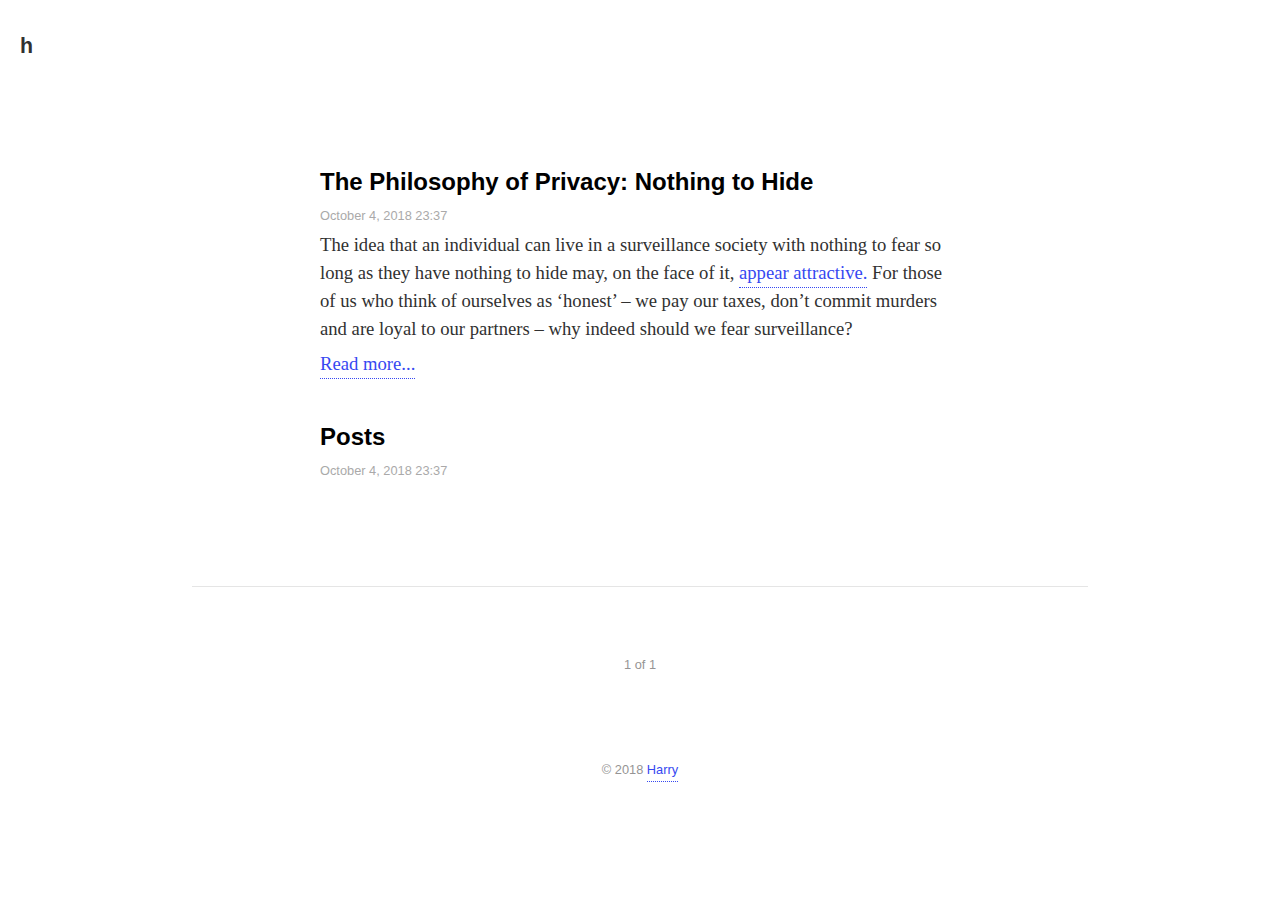
<file: index.html>
<!DOCTYPE html>
<html lang="en-us">
<head>
	<meta charset="UTF-8">
	<meta name="viewport" content="width=device-width, initial-scale=1.0">
	<meta http-equiv="X-UA-Compatible" content="IE=edge">
	<title>h</title>
	
	
	<link rel="stylesheet" href="https://harrisonturton.github.io/css/style.css">
	<link href="https://harrisonturton.github.io/index.xml" rel="feed" type="application/rss+xml" title="h">
	<meta name="generator" content="Hugo 0.48" />
</head>
<body>
	<header>
		<a class="home-link" href="https://harrisonturton.github.io/">h</a>
		<nav>
			<ul>
				
			</ul>
		</nav>
	</header>

<main class="list">
		
		
			<article>
	<a href="https://harrisonturton.github.io/post/nothing-to-hide/">
		<h2><a href="https://harrisonturton.github.io/post/nothing-to-hide/">The Philosophy of Privacy: Nothing to Hide</a></h2>
		<time>October 4, 2018 23:37</time>
		
		<div class="summary">
			<p>The idea that an individual can live in a surveillance society with nothing to
fear so long as they have nothing to hide may, on the face of it, <a href="www.google.com">appear
attractive.</a> For those of us who think of ourselves as ‘honest’ – we pay our
taxes, don’t commit murders and are loyal to our partners – why indeed should
we fear surveillance?</p>
			
				<a href="https://harrisonturton.github.io/post/nothing-to-hide/">Read more...</a>
			
		</div>
	</a>
</article>

		
			<article>
	<a href="https://harrisonturton.github.io/post/">
		<h2><a href="https://harrisonturton.github.io/post/">Posts</a></h2>
		<time>October 4, 2018 23:37</time>
		
		<div class="summary">
			
			
		</div>
	</a>
</article>

		
		<div class="divider"></div>
		<div>

<span class="page-label">1 of 1</span>

</div>

	</main>
	<footer>
		<p>&copy; 2018 <a href="https://harrisonturton.github.io/">Harry</a></p>
	</footer>
</body>
</html>
</file>
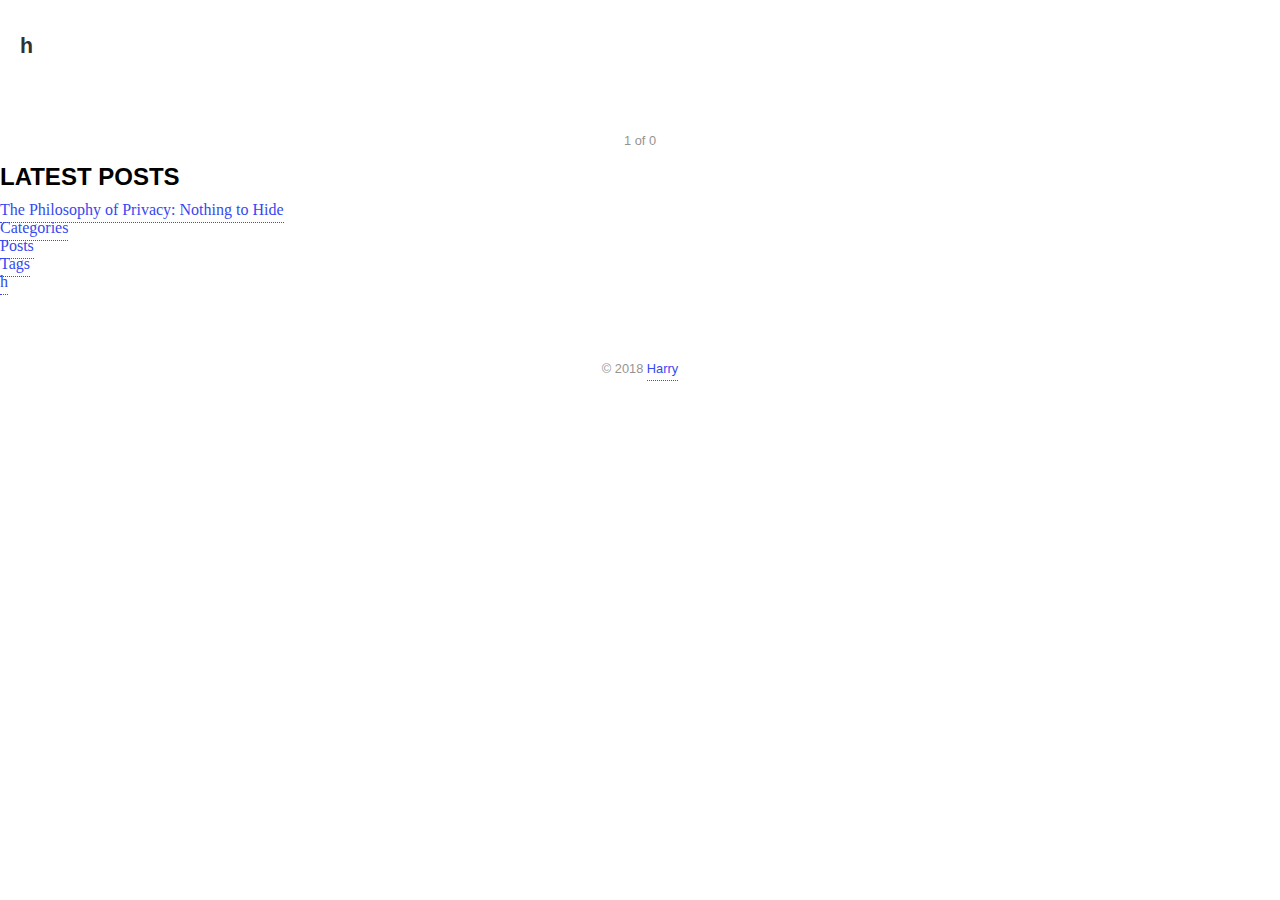
<file: categories/index.html>
<!DOCTYPE html>
<html lang="en-us">
<head>
	<meta charset="UTF-8">
	<meta name="viewport" content="width=device-width, initial-scale=1.0">
	<meta http-equiv="X-UA-Compatible" content="IE=edge">
	<title>Categories</title>
	
	
	<link rel="stylesheet" href="https://harrisonturton.github.io/css/style.css">
	<link href="https://harrisonturton.github.io/categories/index.xml" rel="feed" type="application/rss+xml" title="h">
	<meta name="generator" content="Hugo 0.48" />
</head>
<body>
	<header>
		<a class="home-link" href="https://harrisonturton.github.io/">h</a>
		<nav>
			<ul>
				
			</ul>
		</nav>
	</header>

	<main>
		
		
		<div>

<span class="page-label">1 of 0</span>

</div>

	</main>
	<aside>
		<div>
			<div>
				<h3>LATEST POSTS</h3>
			</div>
			<div>
				<ul>
					
					<li><a href="https://harrisonturton.github.io/post/nothing-to-hide/">The Philosophy of Privacy: Nothing to Hide</a></li>
					
					<li><a href="https://harrisonturton.github.io/categories/">Categories</a></li>
					
					<li><a href="https://harrisonturton.github.io/post/">Posts</a></li>
					
					<li><a href="https://harrisonturton.github.io/tags/">Tags</a></li>
					
					<li><a href="https://harrisonturton.github.io/">h</a></li>
					
				</ul>
			</div>
		</div>
	</aside>

	<footer>
		<p>&copy; 2018 <a href="https://harrisonturton.github.io/">Harry</a></p>
	</footer>
</body>
</html>
</file>
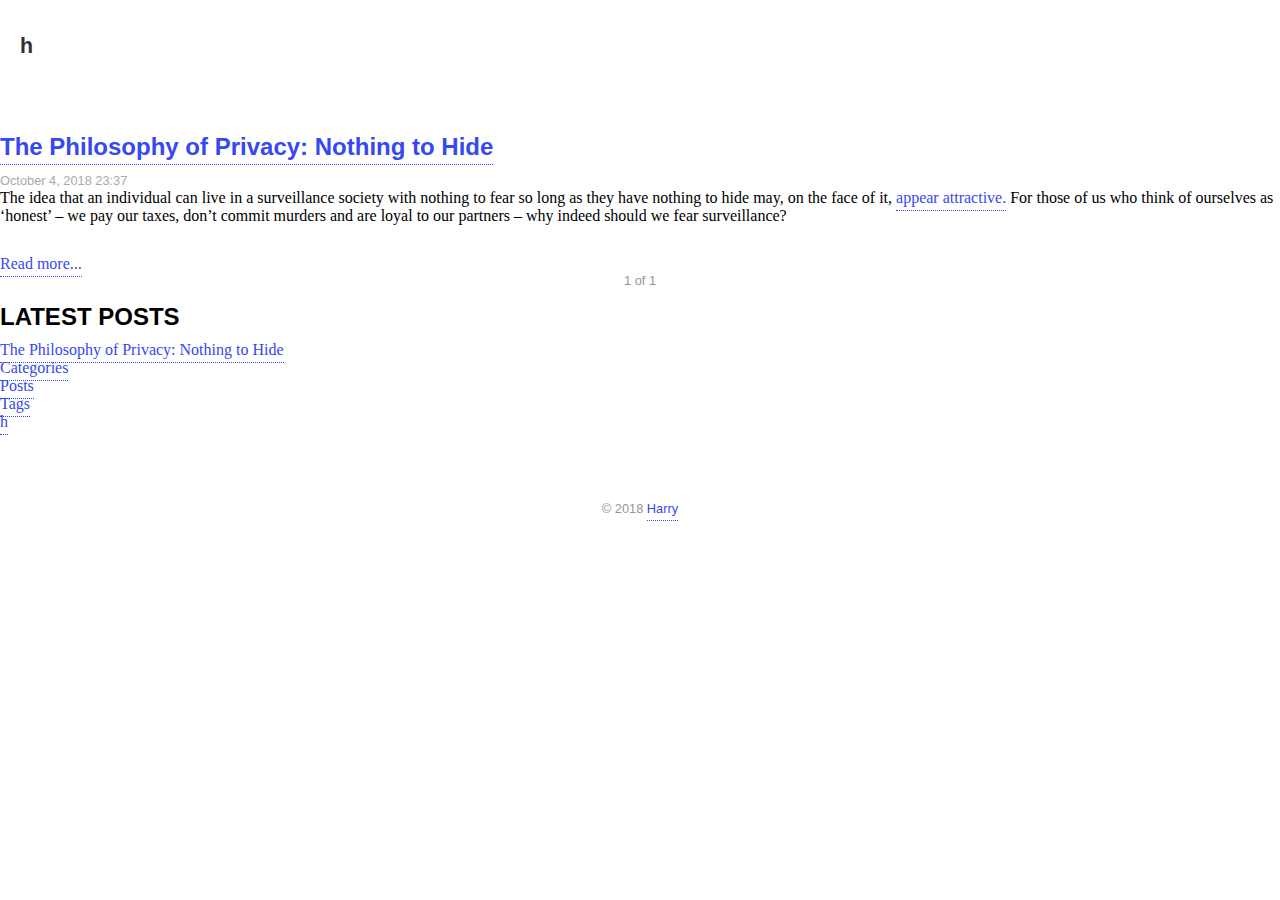
<file: post/index.html>
<!DOCTYPE html>
<html lang="en-us">
<head>
	<meta charset="UTF-8">
	<meta name="viewport" content="width=device-width, initial-scale=1.0">
	<meta http-equiv="X-UA-Compatible" content="IE=edge">
	<title>Posts</title>
	
	
	<link rel="stylesheet" href="https://harrisonturton.github.io/css/style.css">
	<link href="https://harrisonturton.github.io/post/index.xml" rel="feed" type="application/rss+xml" title="h">
	<meta name="generator" content="Hugo 0.48" />
</head>
<body>
	<header>
		<a class="home-link" href="https://harrisonturton.github.io/">h</a>
		<nav>
			<ul>
				
			</ul>
		</nav>
	</header>

	<main>
		
		
			<article>
	<a href="https://harrisonturton.github.io/post/nothing-to-hide/">
		<h2><a href="https://harrisonturton.github.io/post/nothing-to-hide/">The Philosophy of Privacy: Nothing to Hide</a></h2>
		<time>October 4, 2018 23:37</time>
		
		<div class="summary">
			<p>The idea that an individual can live in a surveillance society with nothing to
fear so long as they have nothing to hide may, on the face of it, <a href="www.google.com">appear
attractive.</a> For those of us who think of ourselves as ‘honest’ – we pay our
taxes, don’t commit murders and are loyal to our partners – why indeed should
we fear surveillance?</p>
			
				<a href="https://harrisonturton.github.io/post/nothing-to-hide/">Read more...</a>
			
		</div>
	</a>
</article>

		
		<div>

<span class="page-label">1 of 1</span>

</div>

	</main>
	<aside>
		<div>
			<div>
				<h3>LATEST POSTS</h3>
			</div>
			<div>
				<ul>
					
					<li><a href="https://harrisonturton.github.io/post/nothing-to-hide/">The Philosophy of Privacy: Nothing to Hide</a></li>
					
					<li><a href="https://harrisonturton.github.io/categories/">Categories</a></li>
					
					<li><a href="https://harrisonturton.github.io/post/">Posts</a></li>
					
					<li><a href="https://harrisonturton.github.io/tags/">Tags</a></li>
					
					<li><a href="https://harrisonturton.github.io/">h</a></li>
					
				</ul>
			</div>
		</div>
	</aside>

	<footer>
		<p>&copy; 2018 <a href="https://harrisonturton.github.io/">Harry</a></p>
	</footer>
</body>
</html>
</file>
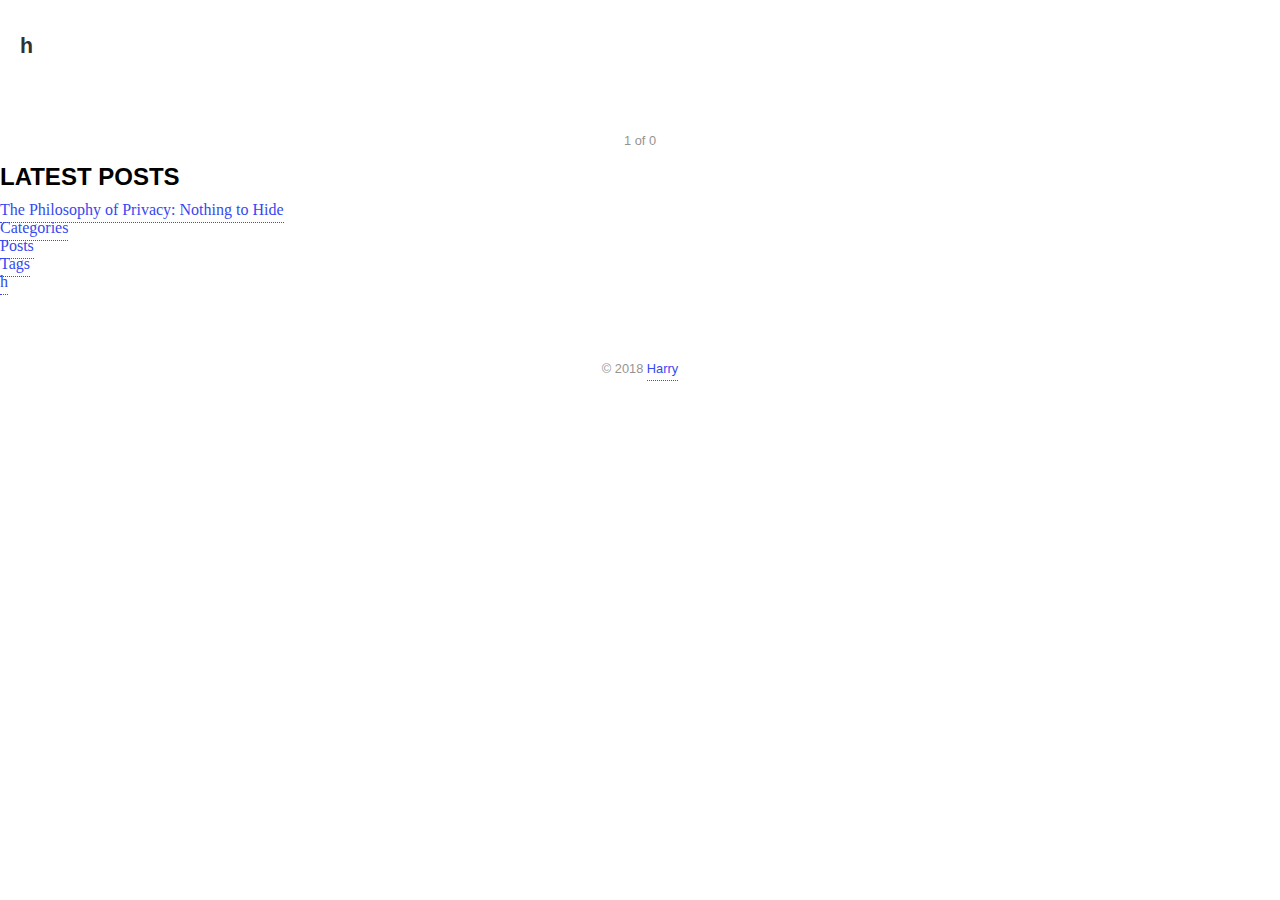
<file: tags/index.html>
<!DOCTYPE html>
<html lang="en-us">
<head>
	<meta charset="UTF-8">
	<meta name="viewport" content="width=device-width, initial-scale=1.0">
	<meta http-equiv="X-UA-Compatible" content="IE=edge">
	<title>Tags</title>
	
	
	<link rel="stylesheet" href="https://harrisonturton.github.io/css/style.css">
	<link href="https://harrisonturton.github.io/tags/index.xml" rel="feed" type="application/rss+xml" title="h">
	<meta name="generator" content="Hugo 0.48" />
</head>
<body>
	<header>
		<a class="home-link" href="https://harrisonturton.github.io/">h</a>
		<nav>
			<ul>
				
			</ul>
		</nav>
	</header>

	<main>
		
		
		<div>

<span class="page-label">1 of 0</span>

</div>

	</main>
	<aside>
		<div>
			<div>
				<h3>LATEST POSTS</h3>
			</div>
			<div>
				<ul>
					
					<li><a href="https://harrisonturton.github.io/post/nothing-to-hide/">The Philosophy of Privacy: Nothing to Hide</a></li>
					
					<li><a href="https://harrisonturton.github.io/categories/">Categories</a></li>
					
					<li><a href="https://harrisonturton.github.io/post/">Posts</a></li>
					
					<li><a href="https://harrisonturton.github.io/tags/">Tags</a></li>
					
					<li><a href="https://harrisonturton.github.io/">h</a></li>
					
				</ul>
			</div>
		</div>
	</aside>

	<footer>
		<p>&copy; 2018 <a href="https://harrisonturton.github.io/">Harry</a></p>
	</footer>
</body>
</html>
</file>
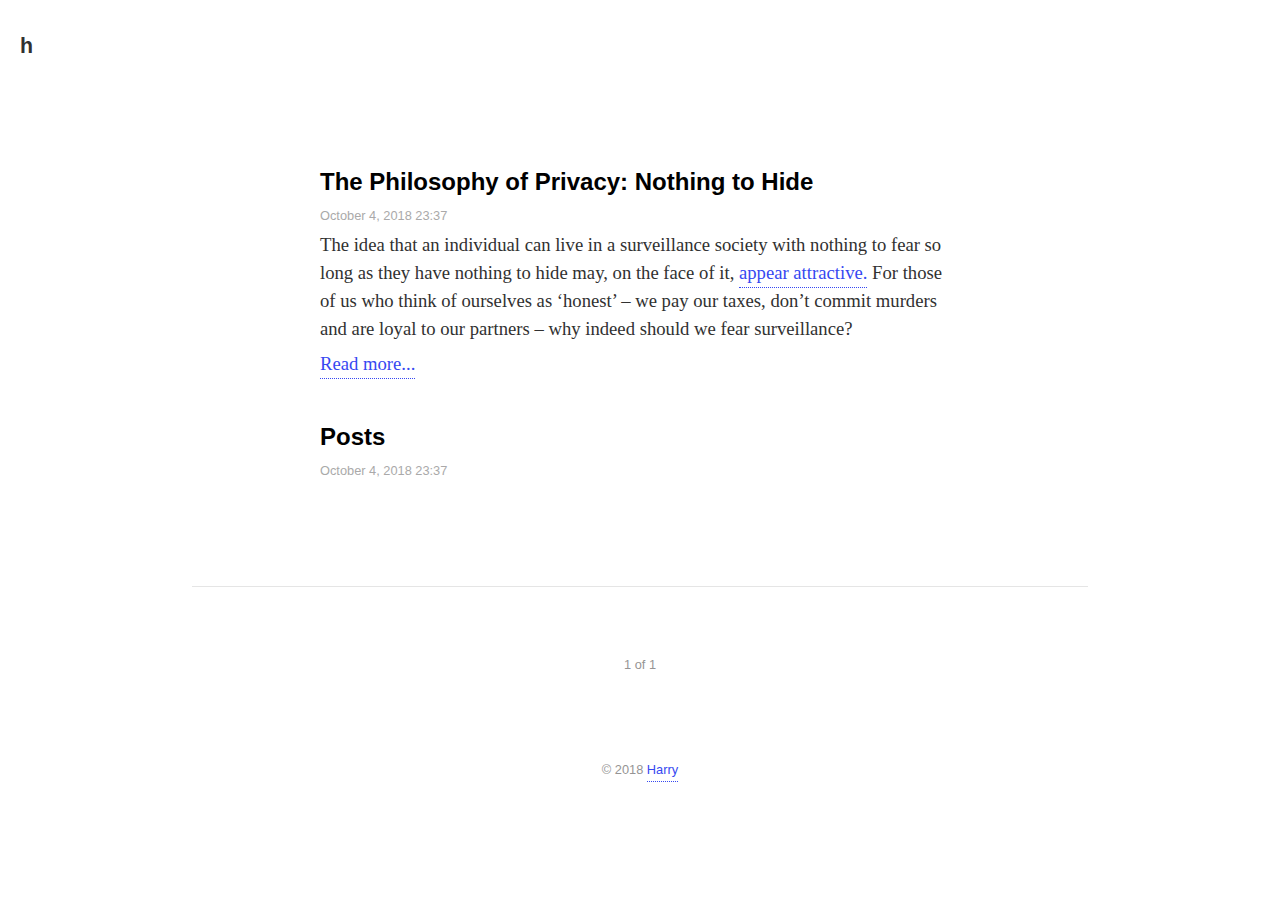
<file: page/1/index.html>
<!DOCTYPE html><html><head><title>https://harrisonturton.github.io/</title><link rel="canonical" href="https://harrisonturton.github.io/"/><meta name="robots" content="noindex"><meta charset="utf-8" /><meta http-equiv="refresh" content="0; url=https://harrisonturton.github.io/" /></head></html>
</file>
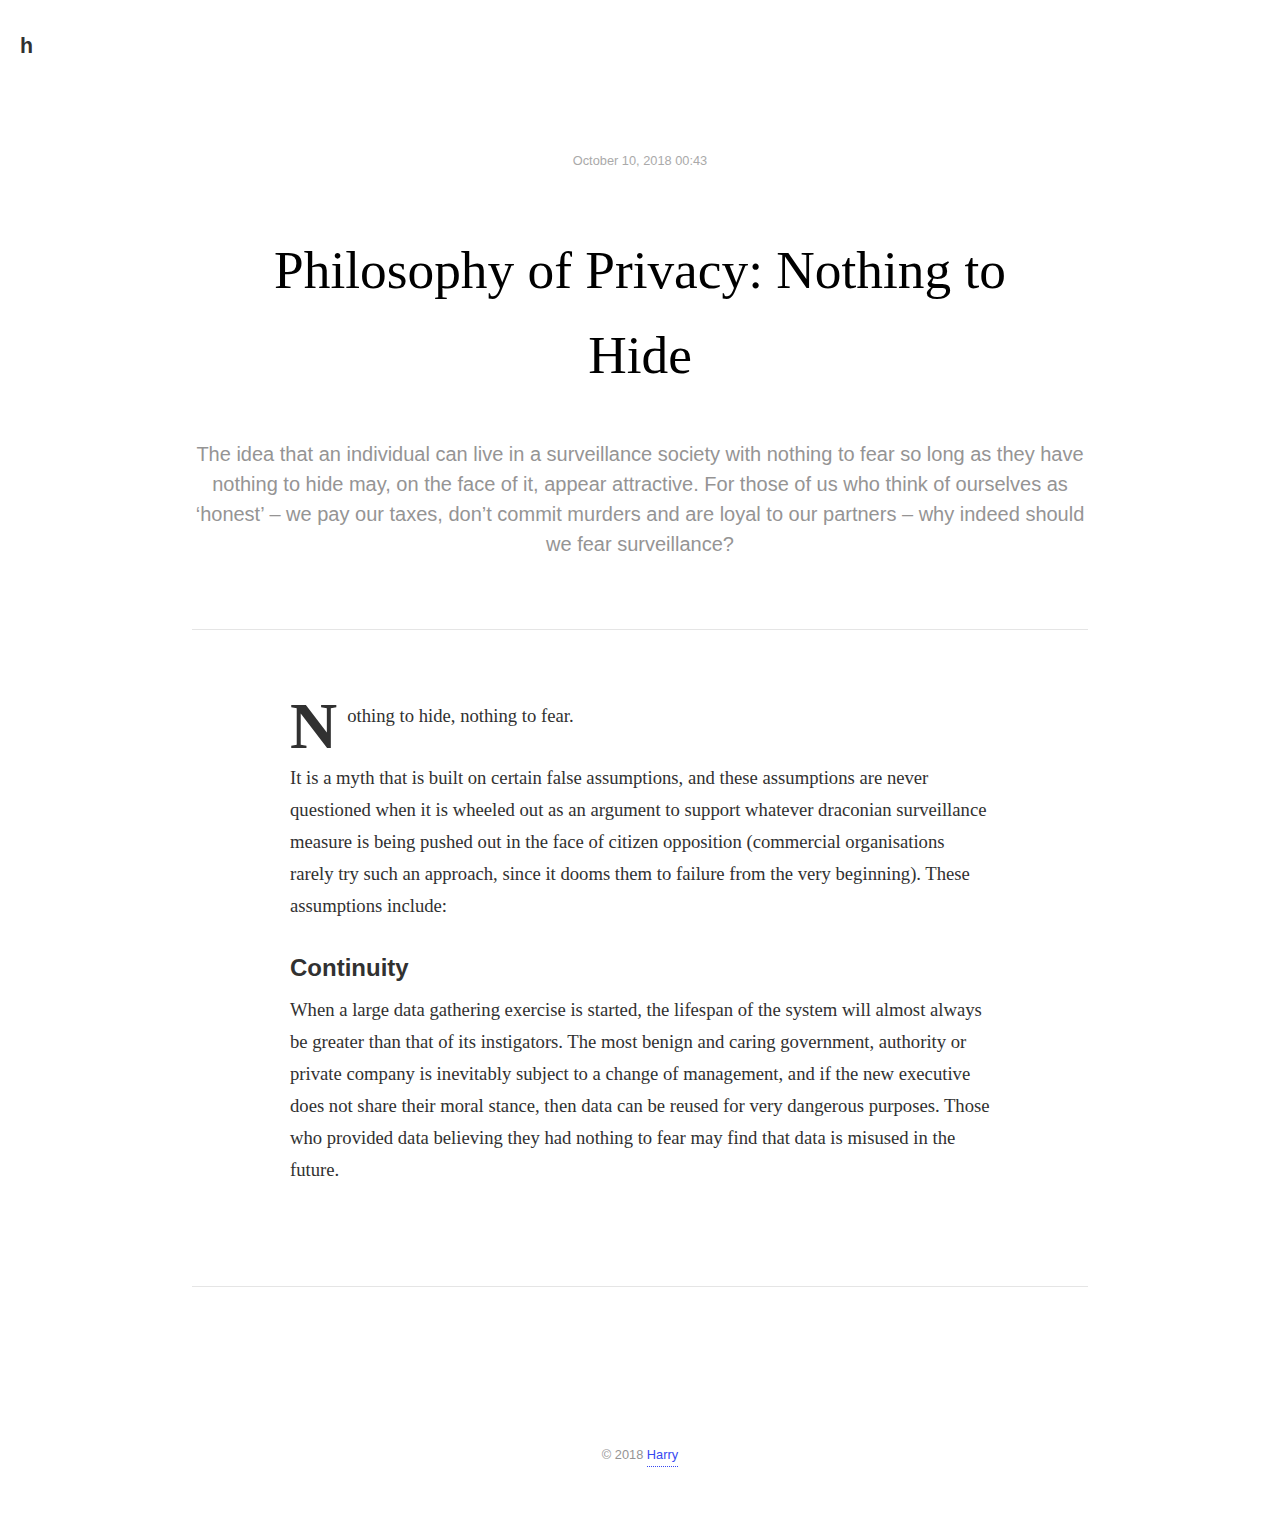
<file: post/my-first-post/index.html>
<!DOCTYPE html>
<html lang="en-us">
<head>
	<meta charset="UTF-8">
	<meta name="viewport" content="width=device-width, initial-scale=1.0">
	<meta http-equiv="X-UA-Compatible" content="IE=edge">
	<title>Philosophy of Privacy: Nothing to Hide</title>
	
	
	<link rel="stylesheet" href="https://harrisonturton.github.io/css/style.css">
	
	<meta name="generator" content="Hugo 0.48" />
</head>
<body>
	<header>
		<a class="home-link" href="https://harrisonturton.github.io/">h</a>
		<nav>
			<ul>
				
			</ul>
		</nav>
	</header>

	<main>
		<article class="single">
			<time>October 10, 2018 00:43</time>
			<h1>Philosophy of Privacy: Nothing to Hide</h1>
			<span class="subheader">The idea that an individual can live in a surveillance society with nothing to fear so long as they have nothing to hide may, on the face of it, appear attractive. For those of us who think of ourselves as ‘honest’ – we pay our taxes, don’t commit murders and are loyal to our partners – why indeed should we fear surveillance?</span>
			<div class="divider"></div>
			<div class="content">
				

<p>Nothing to hide, nothing to fear.</p>

<p>It is a myth that is built on certain false assumptions, and these assumptions are never questioned when it is wheeled out as an argument to support whatever draconian surveillance measure is being pushed out in the face of citizen opposition (commercial organisations rarely try such an approach, since it dooms them to failure from the very beginning). These assumptions include:</p>

<h2 id="continuity">Continuity</h2>

<p>When a large data gathering exercise is started, the lifespan of the system will almost always be greater than that of its instigators. The most benign and caring government, authority or private company is inevitably subject to a change of management, and if the new executive does not share their moral stance, then data can be reused for very dangerous purposes. Those who provided data believing they had nothing to fear may find that data is misused in the future.</p>

			</div>
			<div class="divider"></div>
			<div>
				<ul id="tags">
					
				</ul>
			</div>
			<div>
				
			</div>
		</article>
	</main>
	
		<footer>
		<p>&copy; 2018 <a href="https://harrisonturton.github.io/">Harry</a></p>
	</footer>
</body>
</html>
</file>
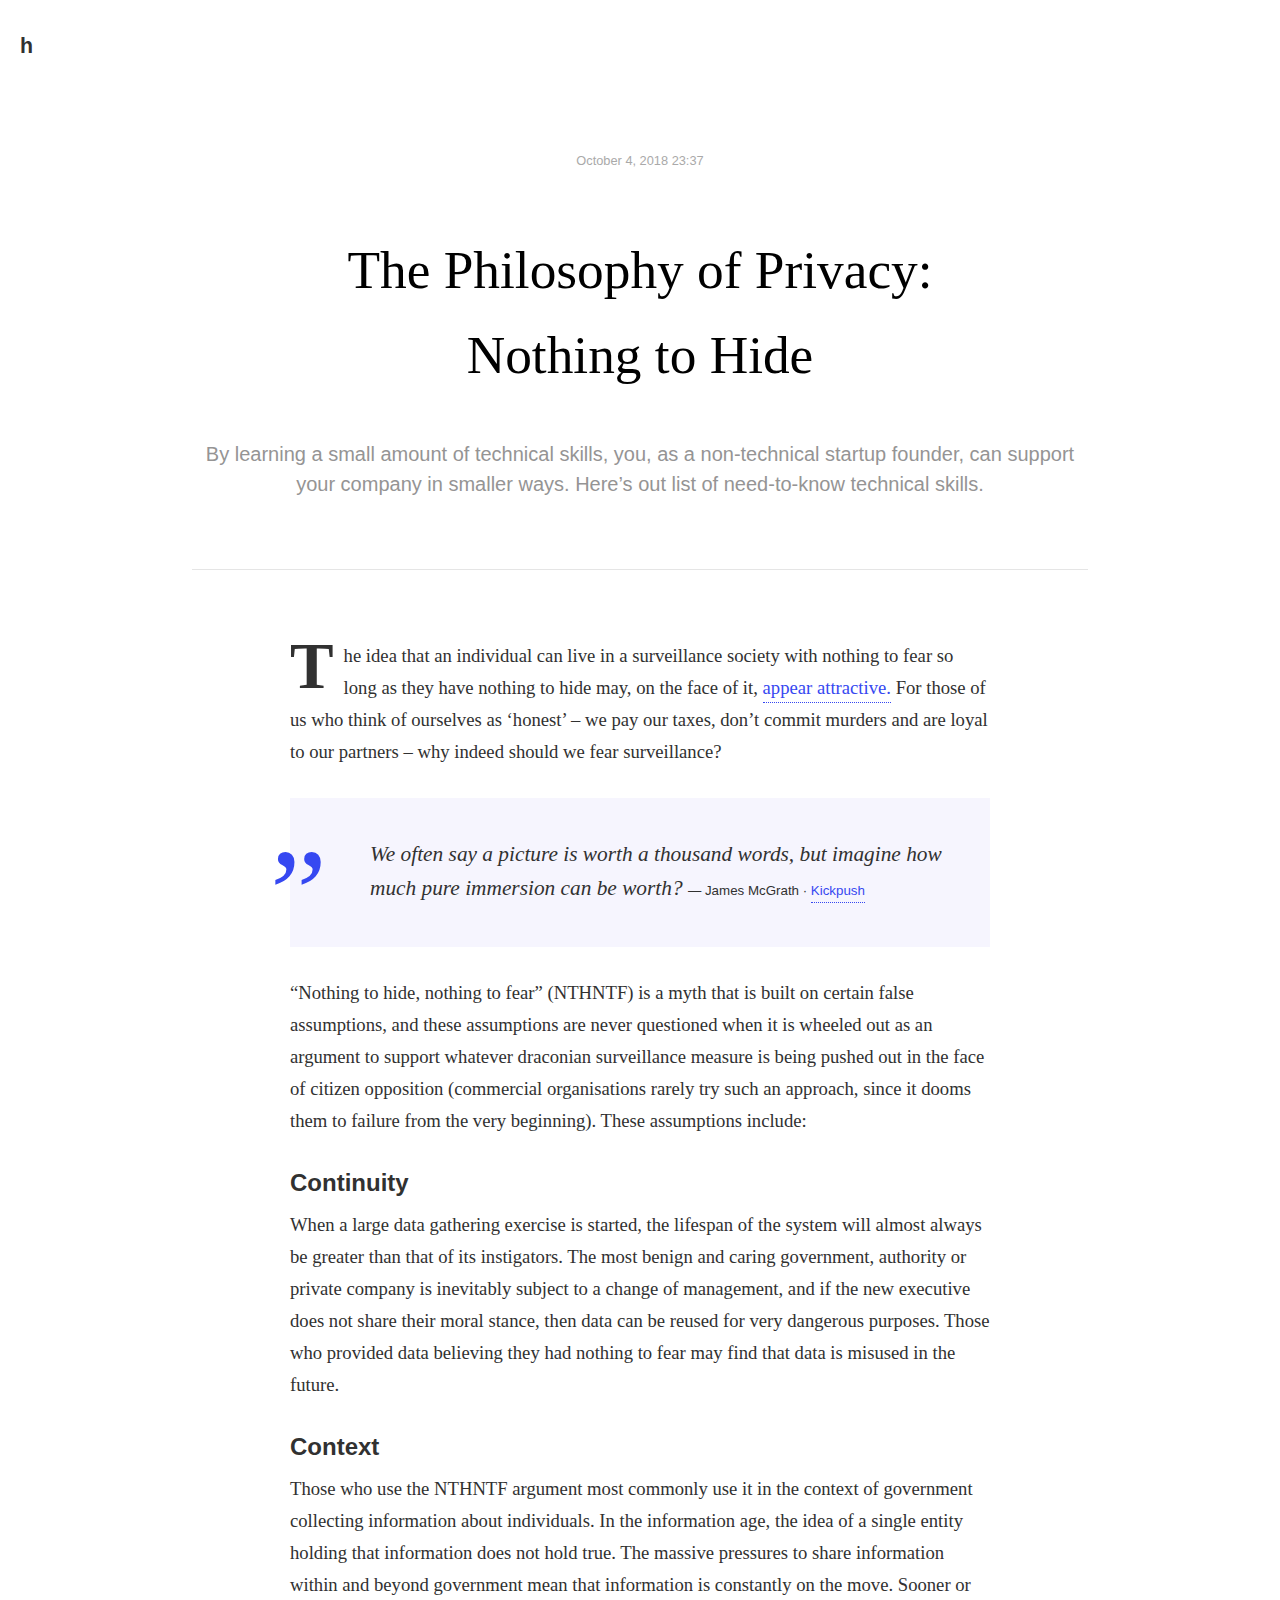
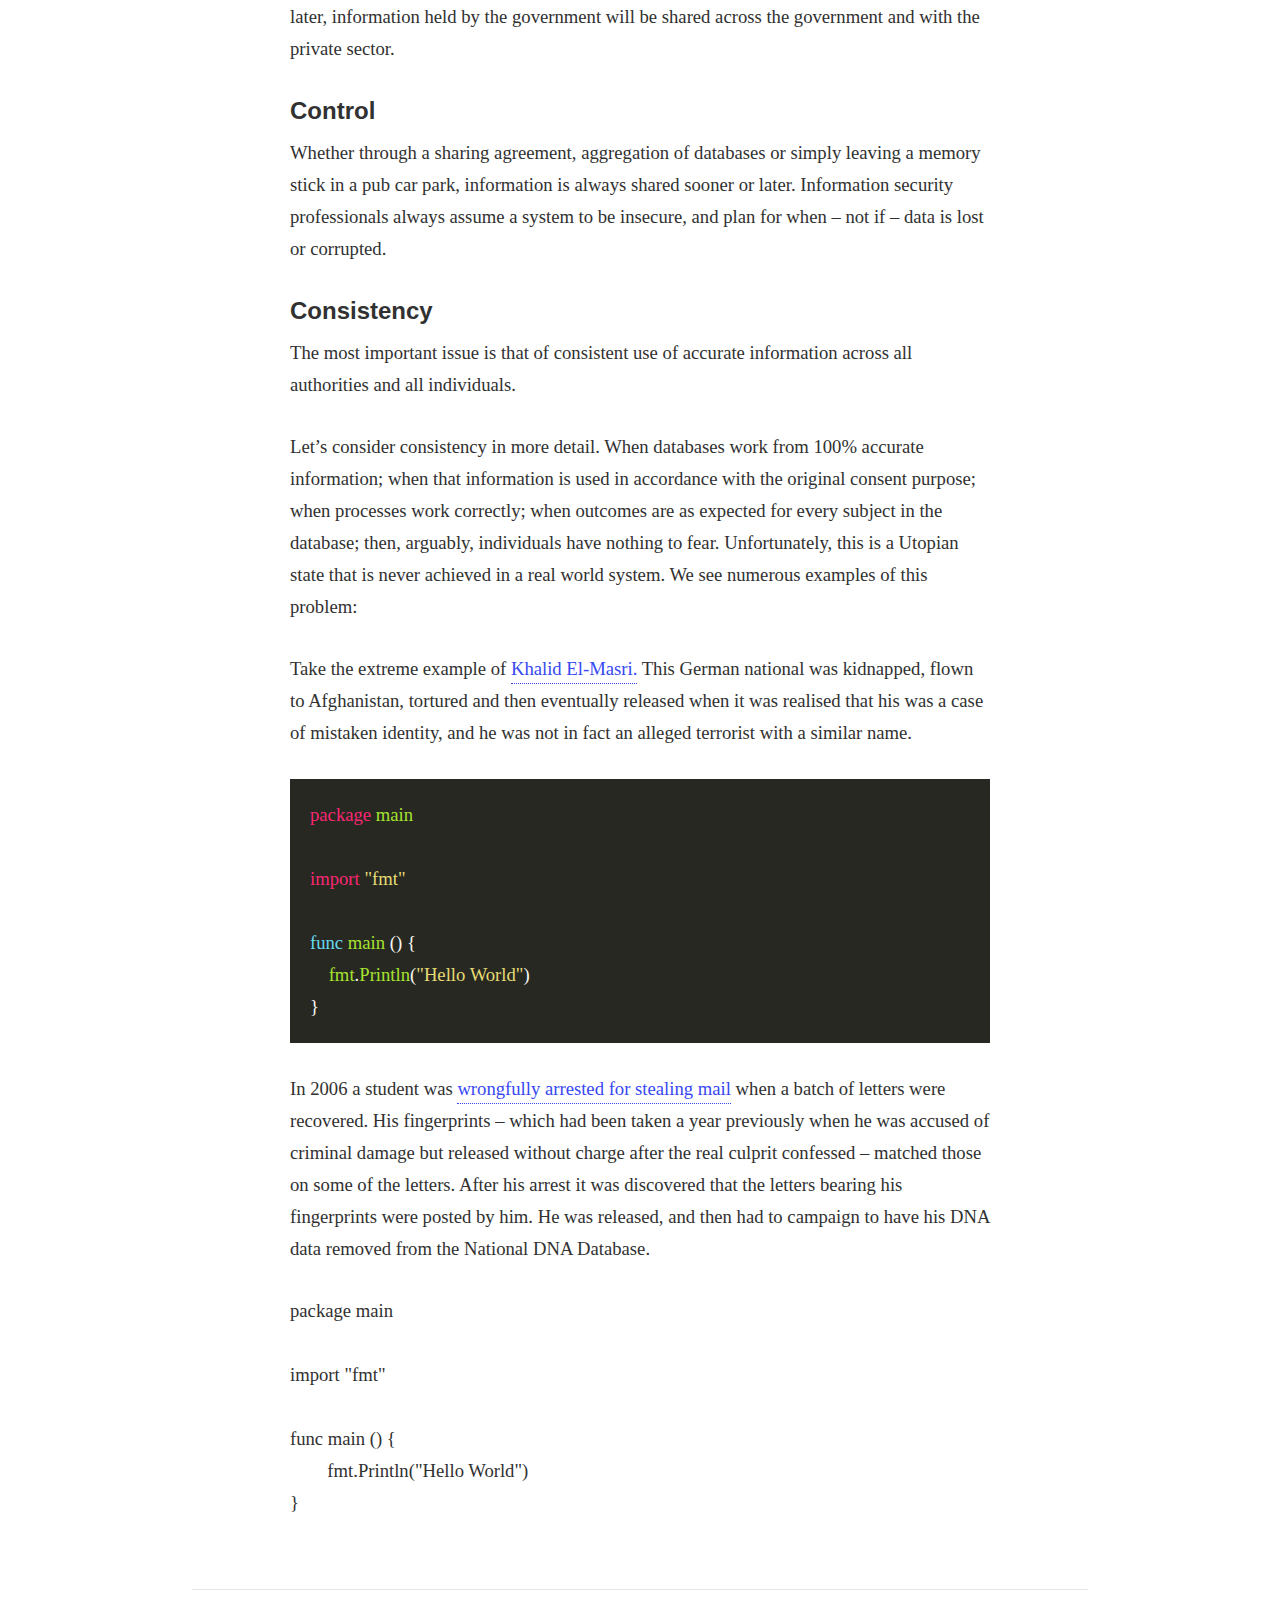
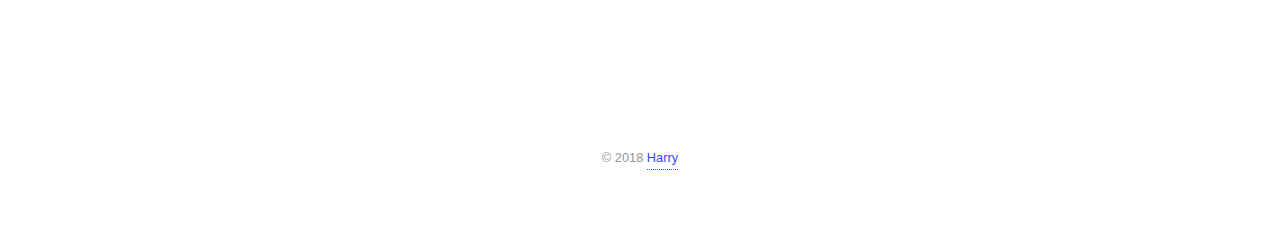
<file: post/nothing-to-hide/index.html>
<!DOCTYPE html>
<html lang="en-us">
<head>
	<meta charset="UTF-8">
	<meta name="viewport" content="width=device-width, initial-scale=1.0">
	<meta http-equiv="X-UA-Compatible" content="IE=edge">
	<title>The Philosophy of Privacy: Nothing to Hide</title>
	
	
	<link rel="stylesheet" href="https://harrisonturton.github.io/css/style.css">
	
	<meta name="generator" content="Hugo 0.48" />
</head>
<body>
	<header>
		<a class="home-link" href="https://harrisonturton.github.io/">h</a>
		<nav>
			<ul>
				
			</ul>
		</nav>
	</header>

	<main>
		<article class="single">
			<time>October 4, 2018 23:37</time>
			<h1>The Philosophy of Privacy: Nothing to Hide</h1>
			<span class="subheader">By learning a small amount of technical skills, you, as a non-technical startup founder, can support your company in smaller ways. Here’s out list of need-to-know technical skills.</span>
			<div class="divider"></div>
			<div class="content">
				<p>The idea that an individual can live in a surveillance society with nothing to
fear so long as they have nothing to hide may, on the face of it, <a href="www.google.com">appear
attractive.</a> For those of us who think of ourselves as ‘honest’ – we pay our
taxes, don’t commit murders and are loyal to our partners – why indeed should
we fear surveillance?</p>

<blockquote>
<p>We often say a picture is worth a thousand words, but imagine how much pure immersion can be worth?
<cite>&#8212; James McGrath &middot; <a href="www.google.com">Kickpush</a></cite></p>
</blockquote>

<p>“Nothing to hide, nothing to fear” (NTHNTF) is a myth that is built on certain
false assumptions, and these assumptions are never questioned when it is
wheeled out as an argument to support whatever draconian surveillance measure
is being pushed out in the face of citizen opposition (commercial organisations
rarely try such an approach, since it dooms them to failure from the very
beginning). These assumptions include:</p>

<h3 id="continuity">Continuity</h3>

<p>When a large data gathering exercise is started, the lifespan of
the system will almost always be greater than that of its instigators. The most
benign and caring government, authority or private company is inevitably
subject to a change of management, and if the new executive does not share
their moral stance, then data can be reused for very dangerous purposes. Those
who provided data believing they had nothing to fear may find that data is
misused in the future.</p>

<h3 id="context">Context</h3>

<p>Those who use the NTHNTF argument most commonly use it in the context
of government collecting information about individuals. In the information age,
the idea of a single entity holding that information does not hold true. The
massive pressures to share information within and beyond government mean that
information is constantly on the move. Sooner or later, information held by the
government will be shared across the government and with the private sector.</p>

<h3 id="control">Control</h3>

<p>Whether through a sharing agreement, aggregation of databases or
simply leaving a memory stick in a pub car park, information is always shared
sooner or later. Information security professionals always assume a system to
be insecure, and plan for when – not if – data is lost or corrupted.</p>

<h3 id="consistency">Consistency</h3>

<p>The most important issue is that of consistent use of accurate
information across all authorities and all individuals.</p>

<p>Let’s consider consistency in more detail. When databases work from 100%
accurate information; when that information is used in accordance with the
original consent purpose; when processes work correctly; when outcomes are as
expected for every subject in the database; then, arguably, individuals have
nothing to fear. Unfortunately, this is a Utopian state that is never achieved
in a real world system. We see numerous examples of this problem:</p>

<p>Take the extreme example of <a href="www.google.com">Khalid El-Masri.</a> This German national was
kidnapped, flown to Afghanistan, tortured and then eventually released when it
was realised that his was a case of mistaken identity, and he was not in fact
an alleged terrorist with a similar name.</p>

<div class="highlight"><pre style="color:#f8f8f2;background-color:#272822;-moz-tab-size:4;-o-tab-size:4;tab-size:4"><code class="language-go" data-lang="go"><span style="color:#f92672">package</span> <span style="color:#a6e22e">main</span>

<span style="color:#f92672">import</span> <span style="color:#e6db74">&#34;fmt&#34;</span>

<span style="color:#66d9ef">func</span> <span style="color:#a6e22e">main</span> () {
	<span style="color:#a6e22e">fmt</span>.<span style="color:#a6e22e">Println</span>(<span style="color:#e6db74">&#34;Hello World&#34;</span>)
}</code></pre></div>

<p>In 2006 a student was <a href="https://www.google.com/">wrongfully arrested for stealing mail</a> when a batch of
letters were recovered. His fingerprints – which had been taken a year
previously when he was accused of criminal damage but released without charge
after the real culprit confessed – matched those on some of the letters. After
his arrest it was discovered that the letters bearing his fingerprints were
posted by him. He was released, and then had to campaign to have his DNA data
removed from the National DNA Database.</p>

<pre><code class="language-go">package main

import &quot;fmt&quot;

func main () {
	fmt.Println(&quot;Hello World&quot;)
}
</code></pre>
			</div>
			<div class="divider"></div>
			<div>
				<ul id="tags">
					
				</ul>
			</div>
			<div>
				
			</div>
		</article>
	</main>
	
		<footer>
		<p>&copy; 2018 <a href="https://harrisonturton.github.io/">Harry</a></p>
	</footer>
</body>
</html>
</file>
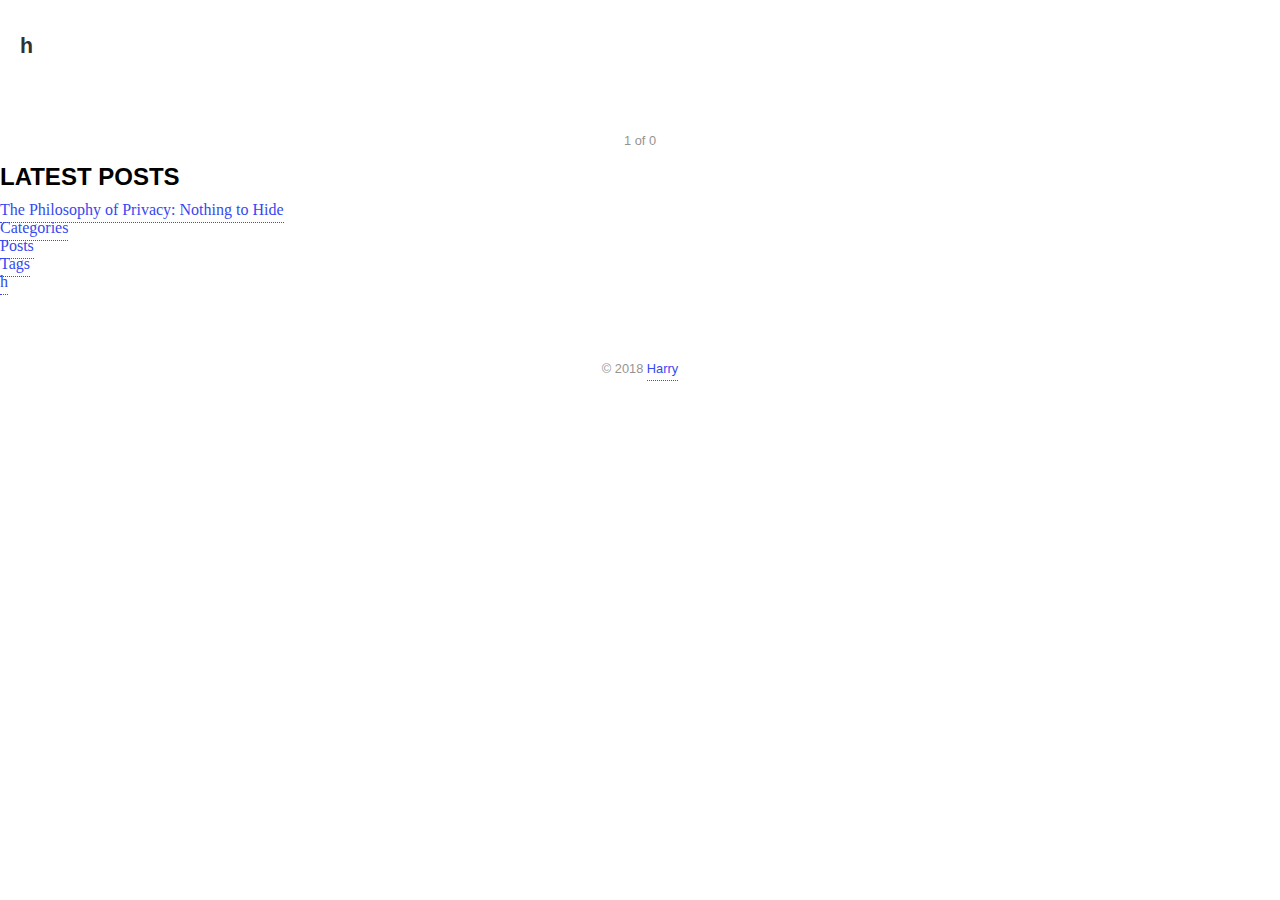
<file: categories/page/1/index.html>
<!DOCTYPE html><html><head><title>https://harrisonturton.github.io/categories/</title><link rel="canonical" href="https://harrisonturton.github.io/categories/"/><meta name="robots" content="noindex"><meta charset="utf-8" /><meta http-equiv="refresh" content="0; url=https://harrisonturton.github.io/categories/" /></head></html>
</file>
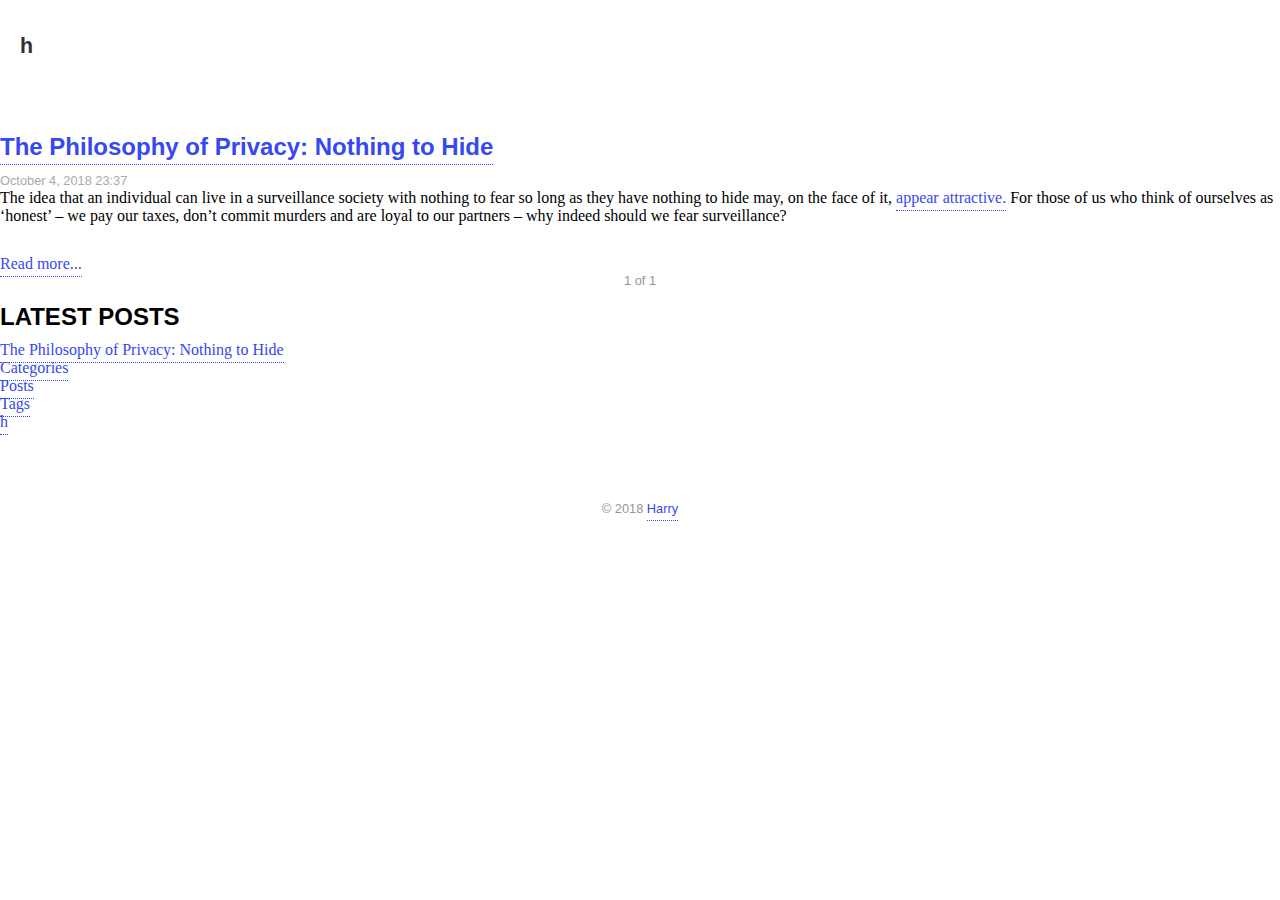
<file: post/page/1/index.html>
<!DOCTYPE html><html><head><title>https://harrisonturton.github.io/post/</title><link rel="canonical" href="https://harrisonturton.github.io/post/"/><meta name="robots" content="noindex"><meta charset="utf-8" /><meta http-equiv="refresh" content="0; url=https://harrisonturton.github.io/post/" /></head></html>
</file>
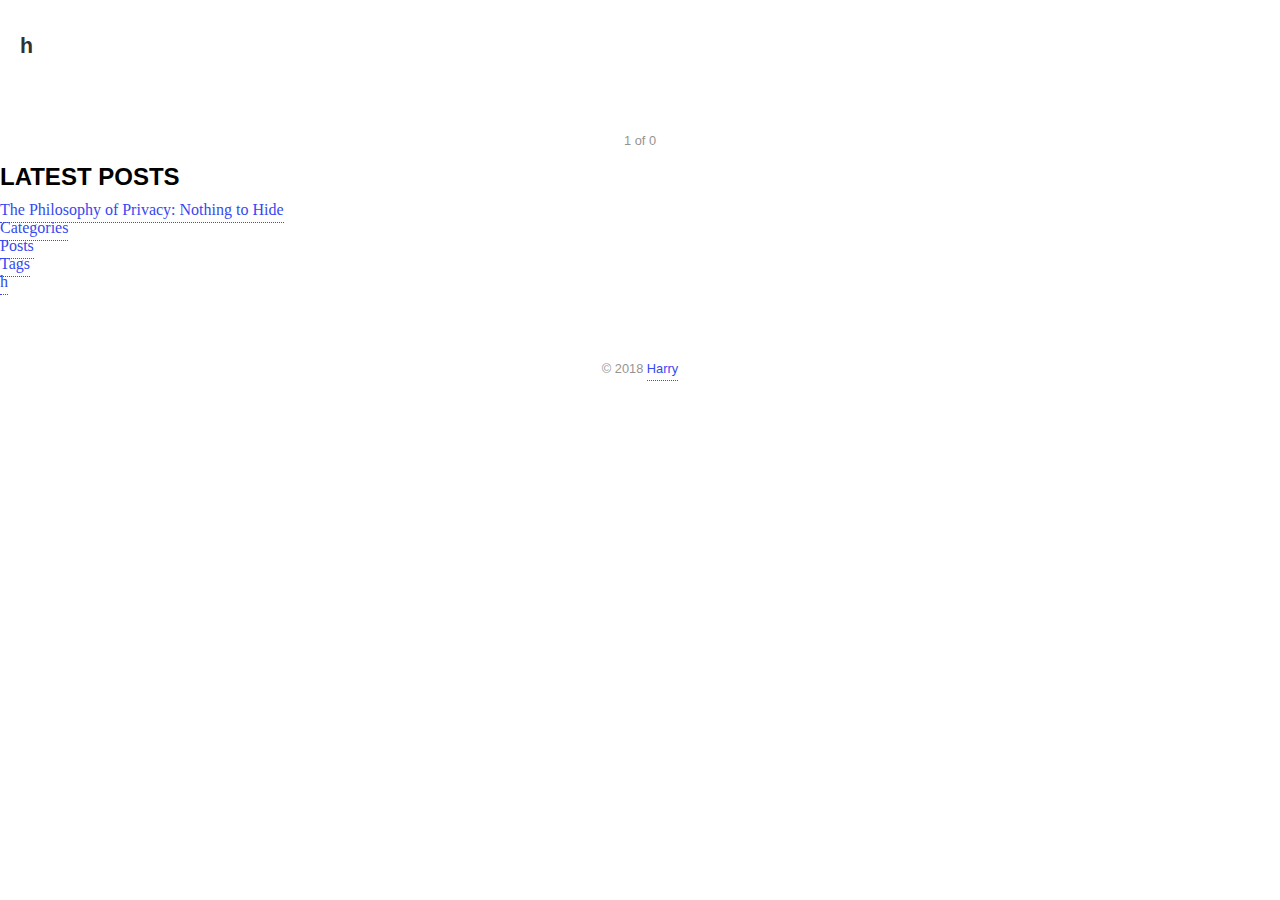
<file: tags/page/1/index.html>
<!DOCTYPE html><html><head><title>https://harrisonturton.github.io/tags/</title><link rel="canonical" href="https://harrisonturton.github.io/tags/"/><meta name="robots" content="noindex"><meta charset="utf-8" /><meta http-equiv="refresh" content="0; url=https://harrisonturton.github.io/tags/" /></head></html>
</file>
